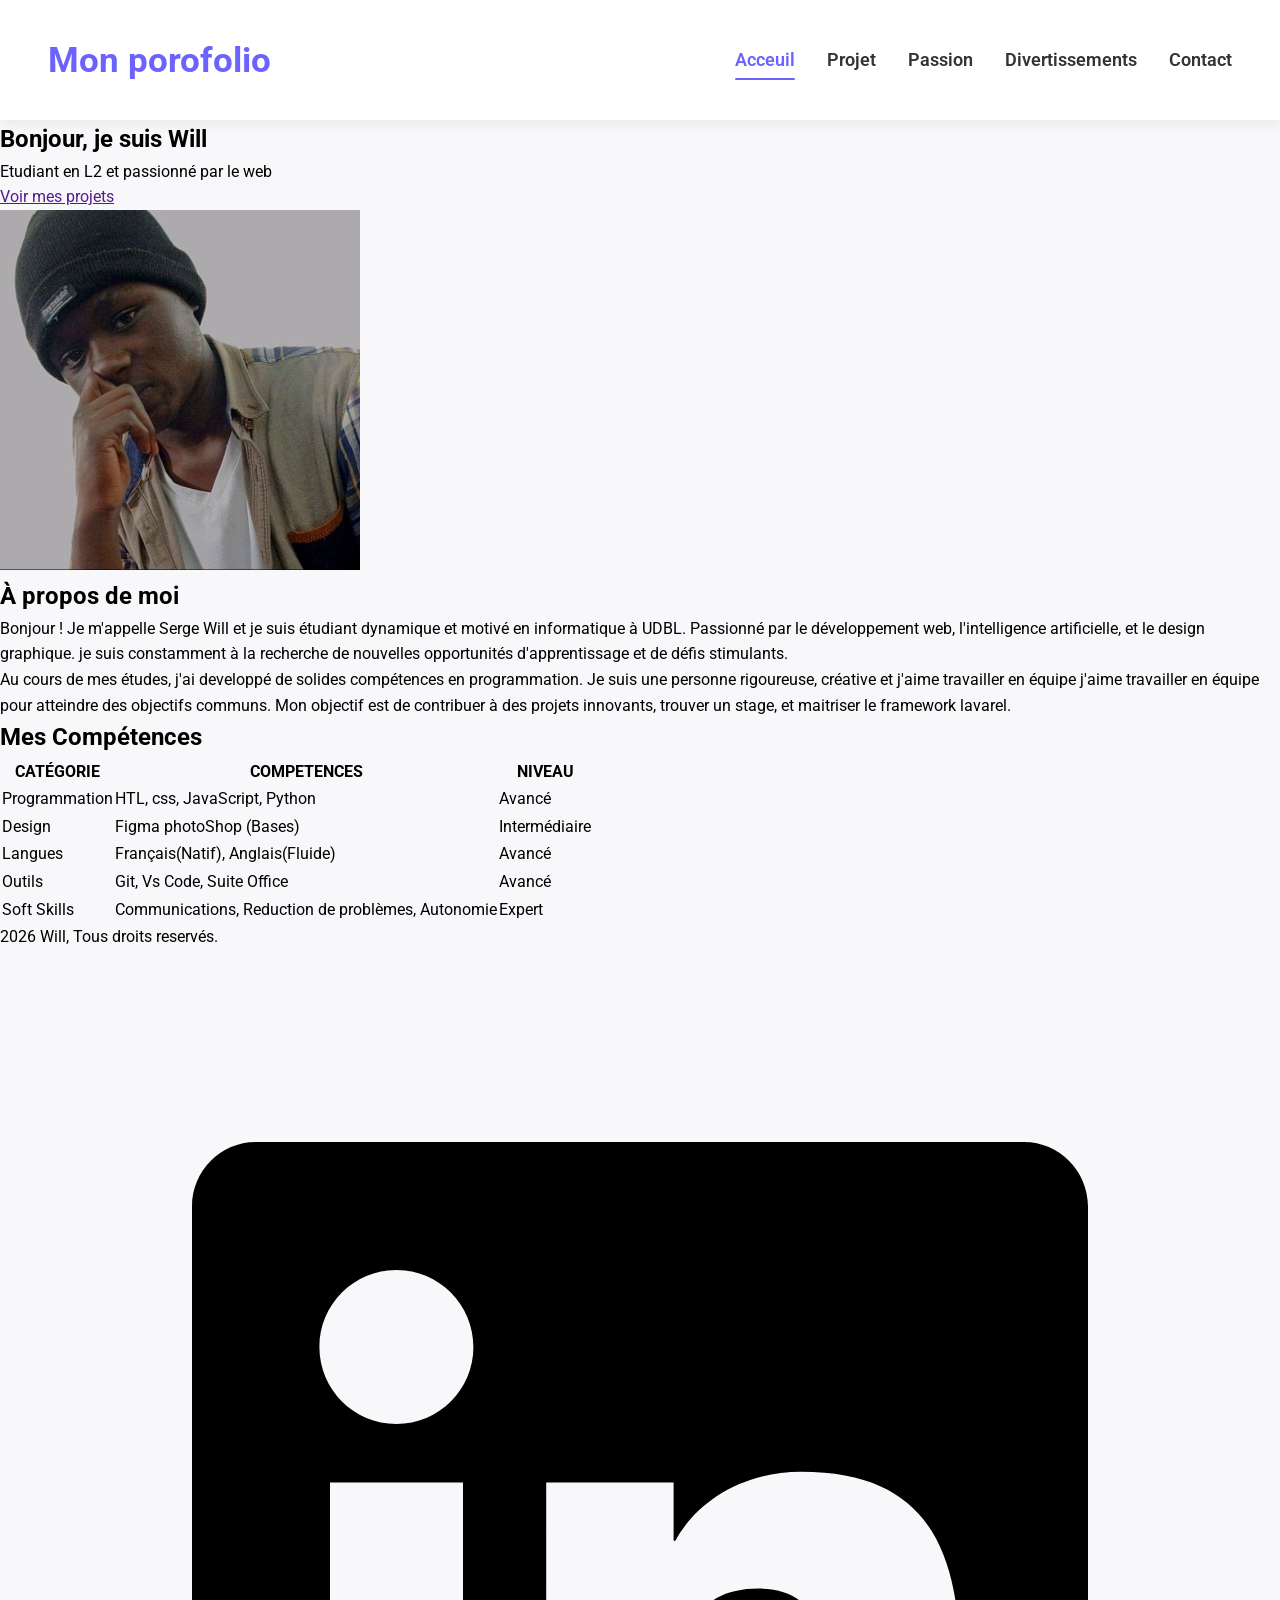
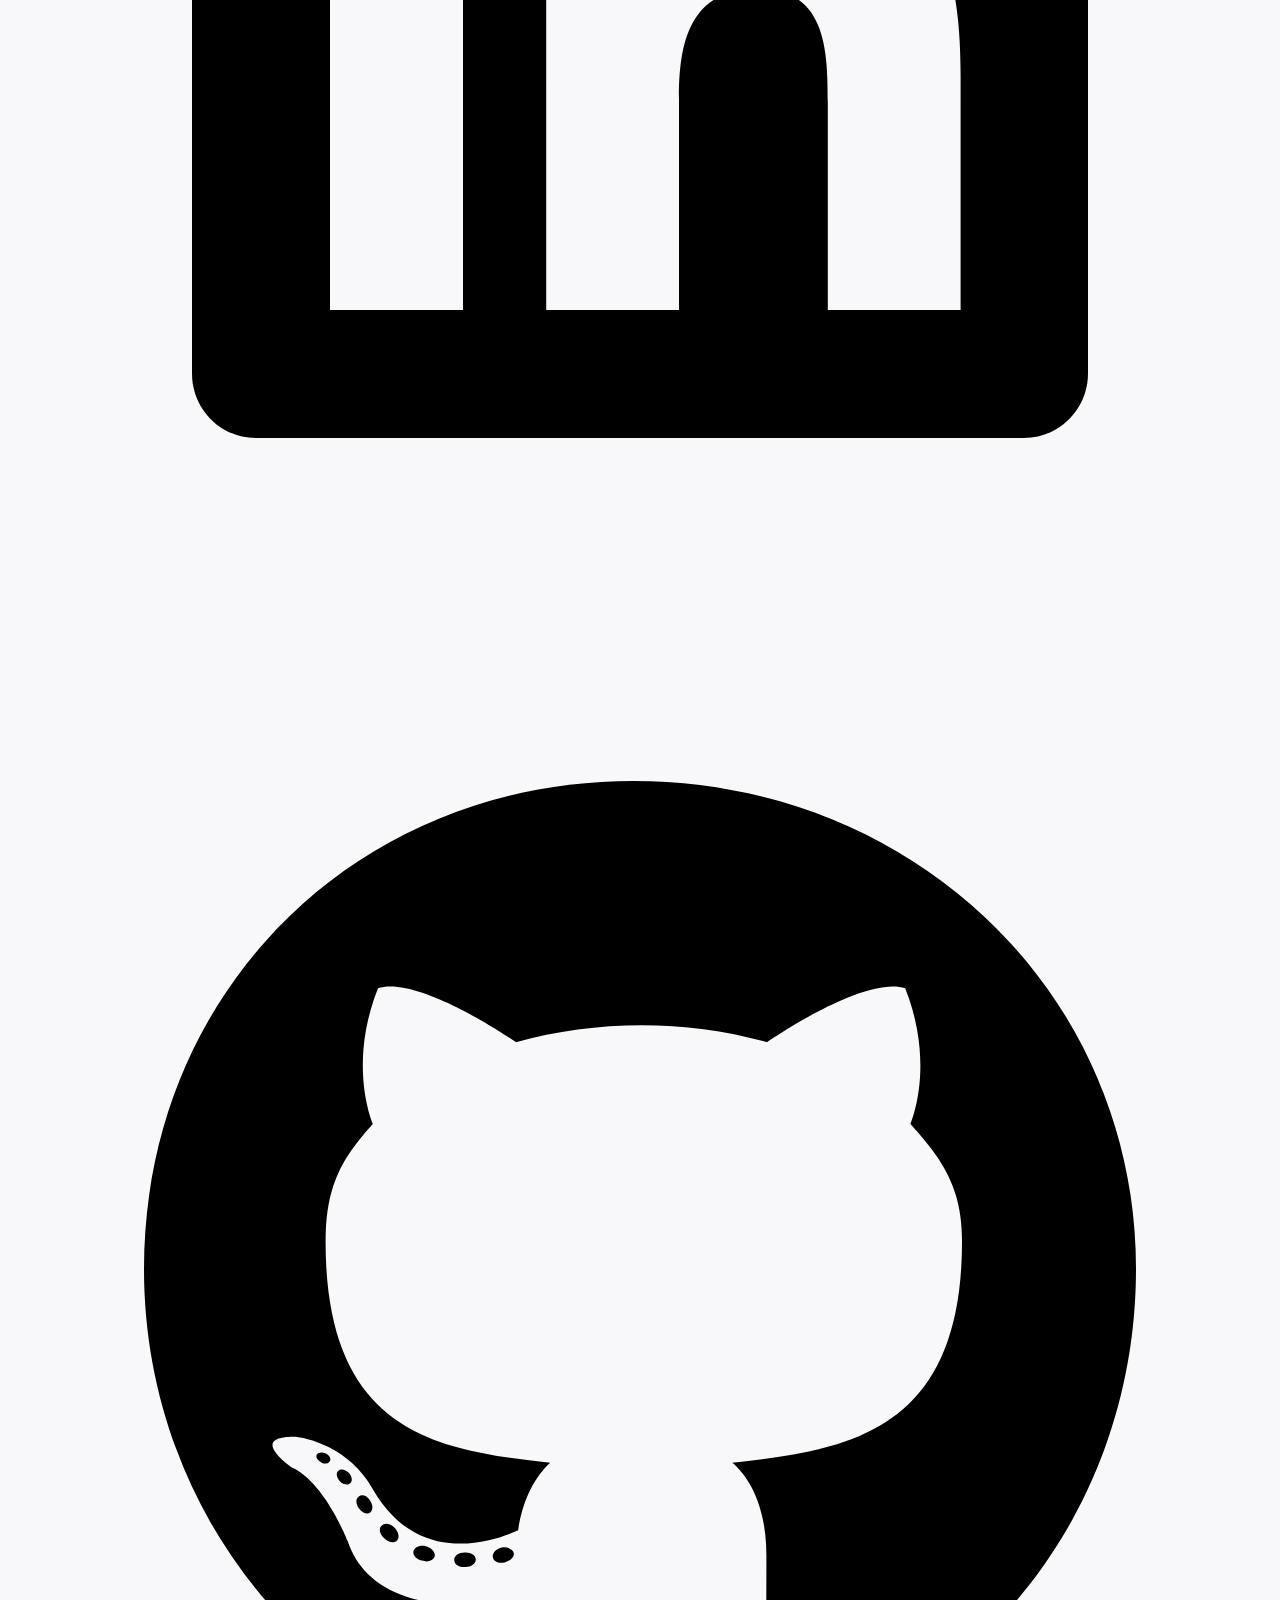
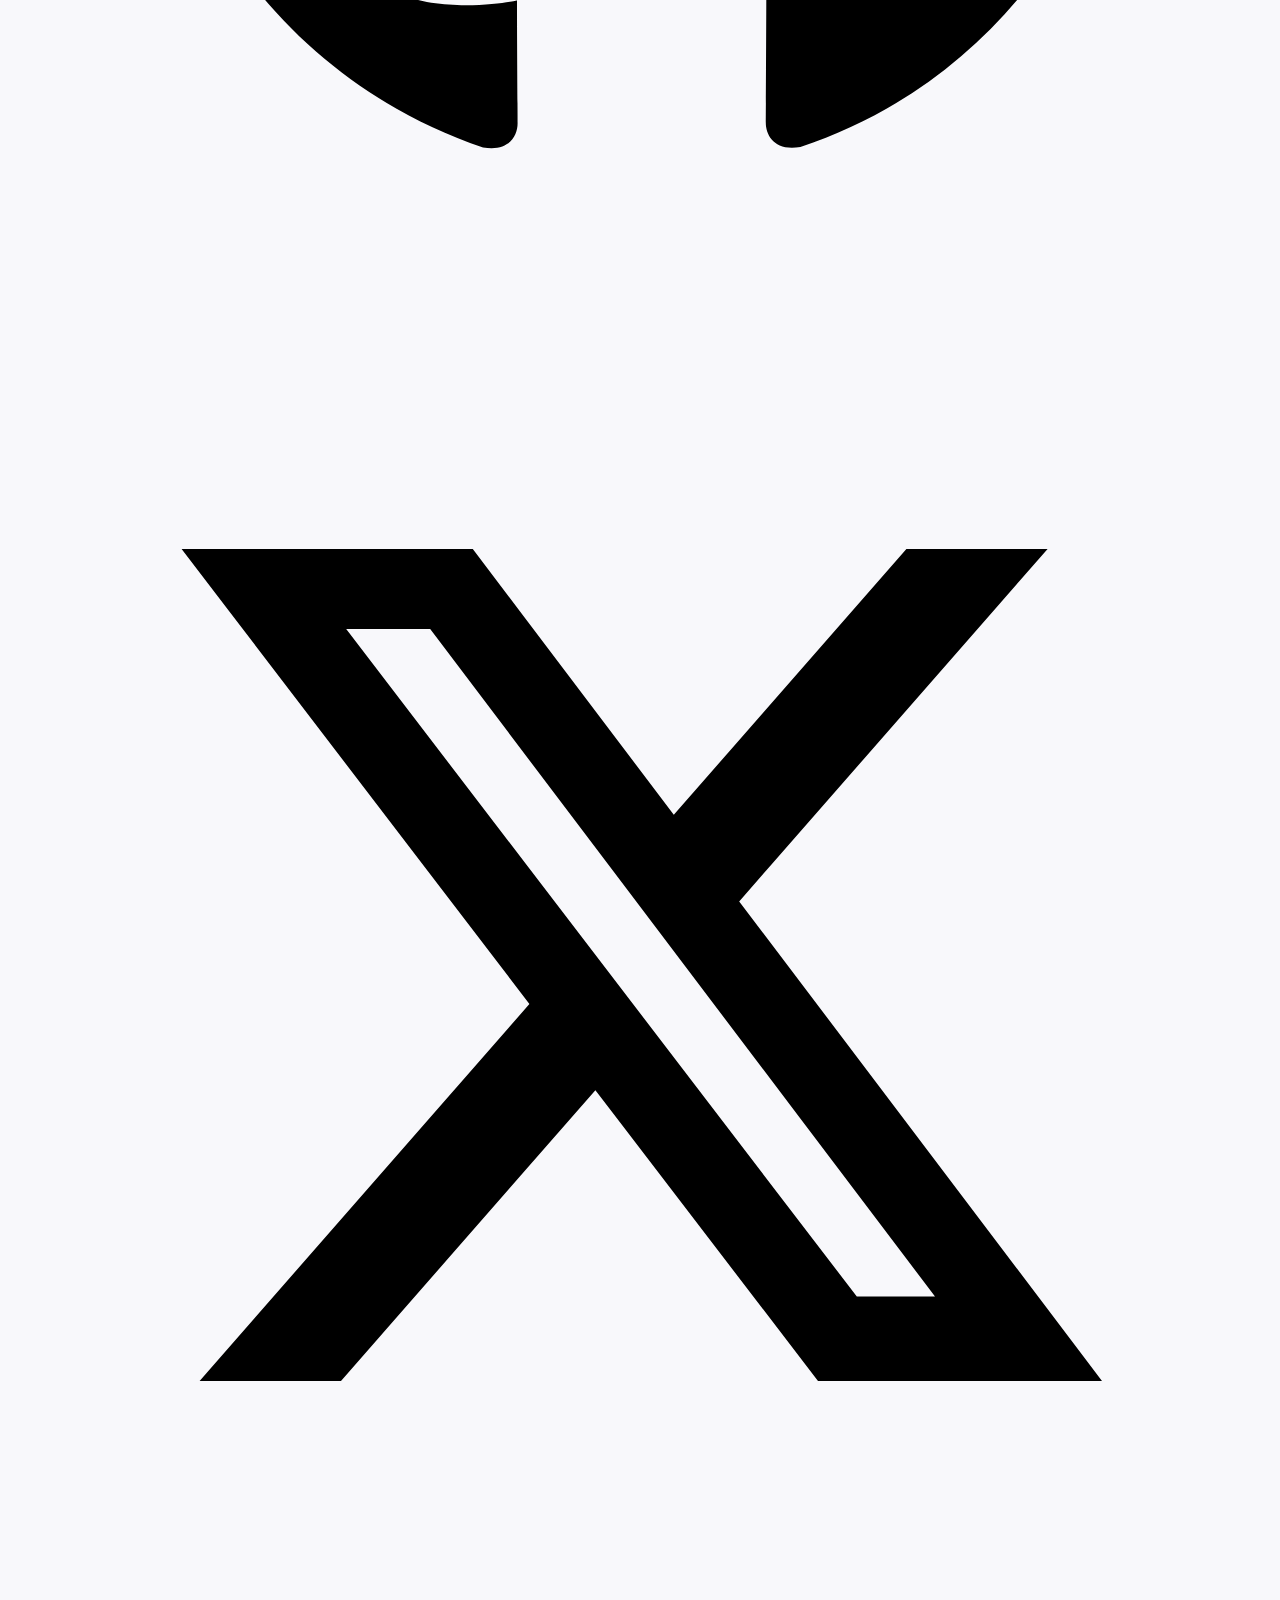
<file: index.html>
<!DOCTYPE html>
<html lang="en">
<head>
    <meta charset="UTF-8">
    <meta name="viewport" content="width=device-width, initial-scale=1.0">
    <title>Mon portofolio</title>
    <link rel="stylesheet" href="css/style.css">
    <link rel="preconnect" href="https://fonts.googleapis.com">
<link rel="preconnect" href="https://fonts.gstatic.com" crossorigin>
<link href="https://fonts.googleapis.com/css2?family=Roboto:ital,wght@0,100..900;1,100..900&display=swap" rel="stylesheet">
</head>
<body>
    <header>
       <div>
        <a href="">Mon porofolio</a>
       </div>
        <nav>
            <ul>
                <li ><a href="index.html" class="active">Acceuil</a></li>
                <li><a href="projet.html">Projet</a></li>
                <li><a href="passion.html">Passion</a></li>
                <li><a href="divertissement.html">Divertissements</a></li>
                <li><a href="contact.html">Contact</a></li>
            </ul>
        </nav>
    </header>
    <main>
        <section class="hero">
            <div class="grettings">
                <h1>Bonjour, je suis Will</h1>
                <p>Etudiant en L2 et passionné par le web</p>
                <a href="">Voir mes projets</a>
            </div>
            <div class="avatar">
                <img src="images/image.jpg" alt="Ma photo">
            </div>
        </section>
        <section class="about-me">
            <h2>À propos de moi</h2>
            <p>Bonjour ! Je m'appelle Serge Will et je suis étudiant dynamique et motivé en informatique à UDBL. Passionné par le développement web, l'intelligence artificielle, et le design graphique. je suis constamment à la recherche de nouvelles opportunités d'apprentissage et de défis stimulants.</p>
            <p>Au cours de mes études, j'ai developpé de solides compétences en programmation. Je suis une personne rigoureuse, créative et j'aime travailler en équipe j'aime travailler en équipe pour atteindre des objectifs communs. Mon objectif est de contribuer à des projets innovants, trouver un stage, et maitriser le framework lavarel.</p>
        </section>
        <section class="skills">
            <h2>Mes Compétences</h2>
            <table>
                <thead>
                    <tr>
                        <th>CATÉGORIE</th>
                        <th>COMPETENCES</th>
                        <th>NIVEAU</th>
                    </tr>
                </thead>
                <tbody>
                    <tr>
                        <td>Programmation</td>
                        <td>HTL, css, JavaScript, Python</td>
                        <td>Avancé</td>
                    </tr>
                    <tr>
                        <td>Design</td>
                        <td>Figma photoShop (Bases)</td>
                        <td>Intermédiaire</td>
                    </tr>
                    <tr>
                        <td>Langues</td>
                        <td>Français(Natif), Anglais(Fluide)</td>
                        <td>Avancé</td>
                    </tr>
                    <tr>
                        <td>Outils</td>
                        <td>Git, Vs Code, Suite Office</td>
                        <td>Avancé</td>
                    </tr>
                    <tr>
                        <td>Soft Skills</td>
                        <td>Communications, Reduction de problèmes, Autonomie</td>
                        <td>Expert</td>
                    </tr>
                </tbody>
            </table>

        </section>
    </main>
    <footer>
        <div><p>2026 Will, Tous droits reservés.</p></div>
        <div>
            <a href="#"><img src="icons/linkedin.svg" alt="Linkdin Icon"></a>
            <a href="#"><img src="icons/github.svg" alt="Github Icon"></a>
            <a href="#"><img src="icons/x.svg" alt="X Icon"></a>
        </div>
    </footer>
</body>
</html>
</file>
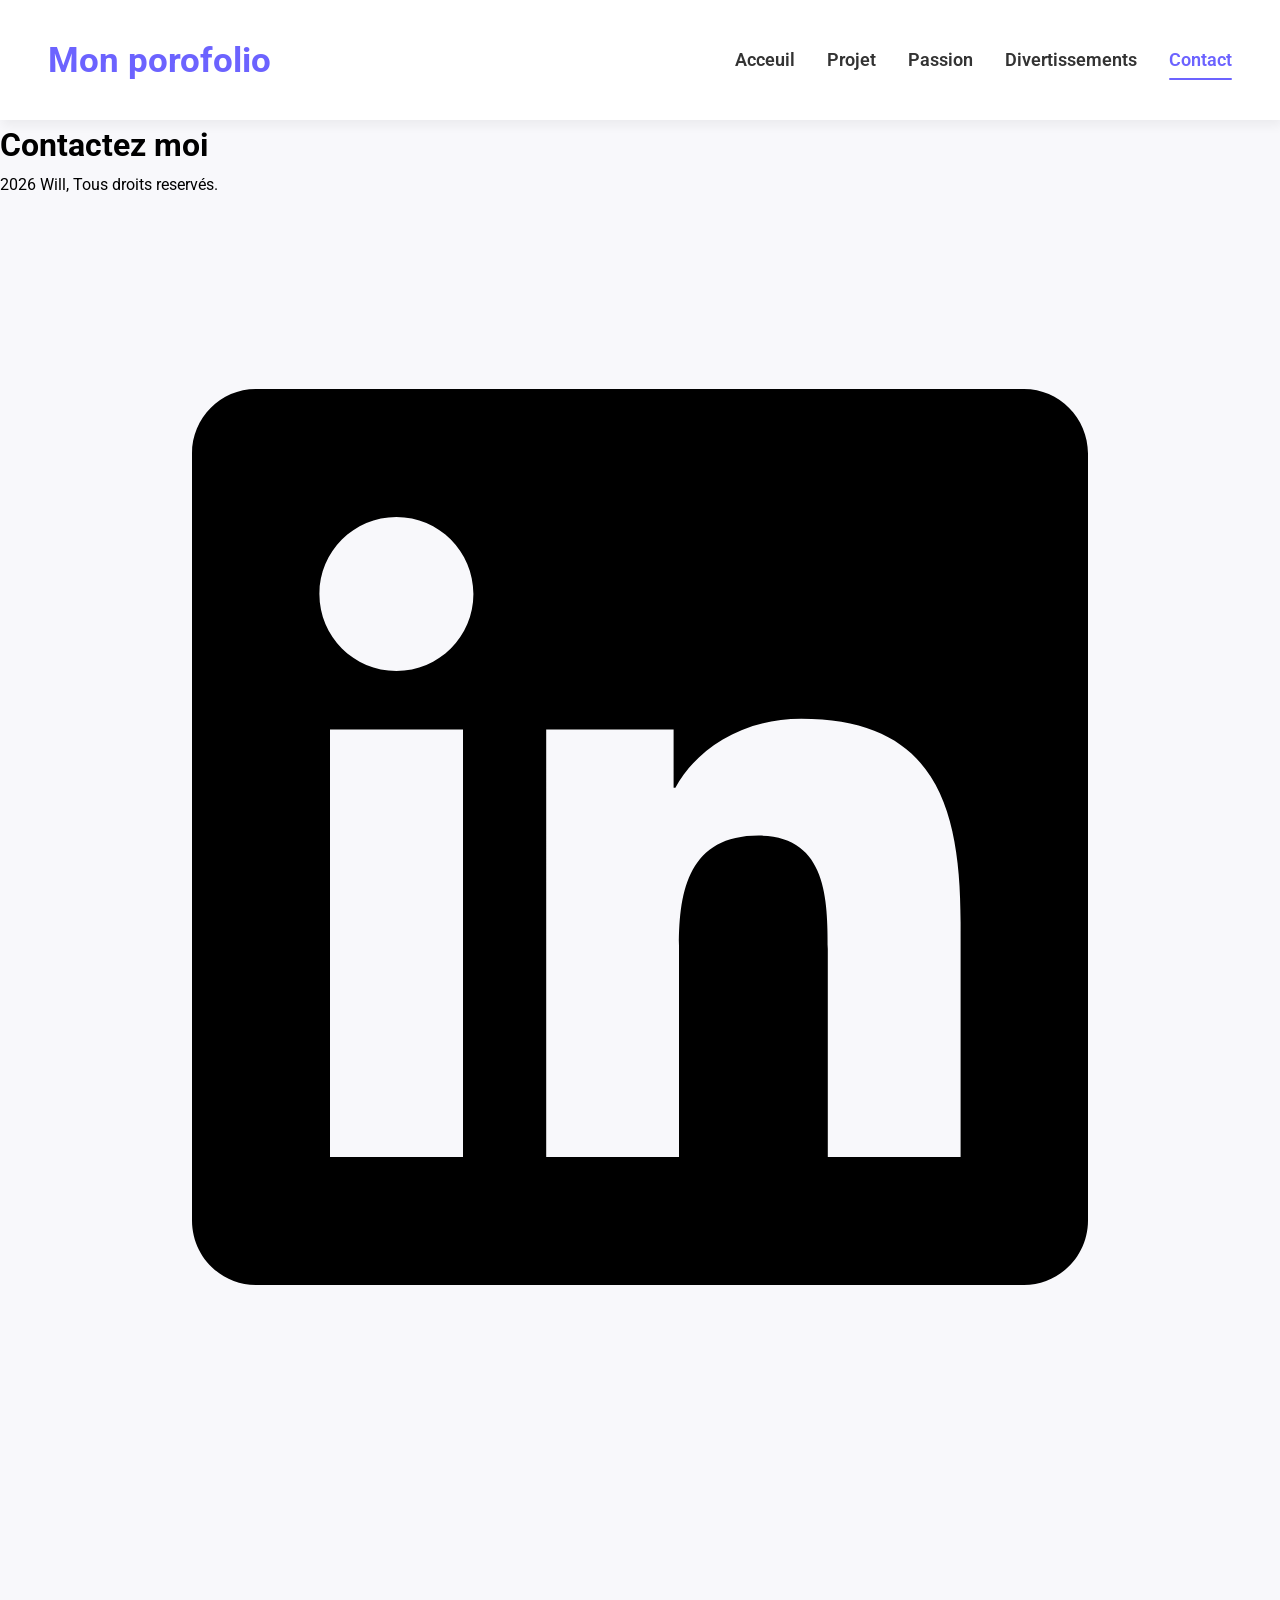
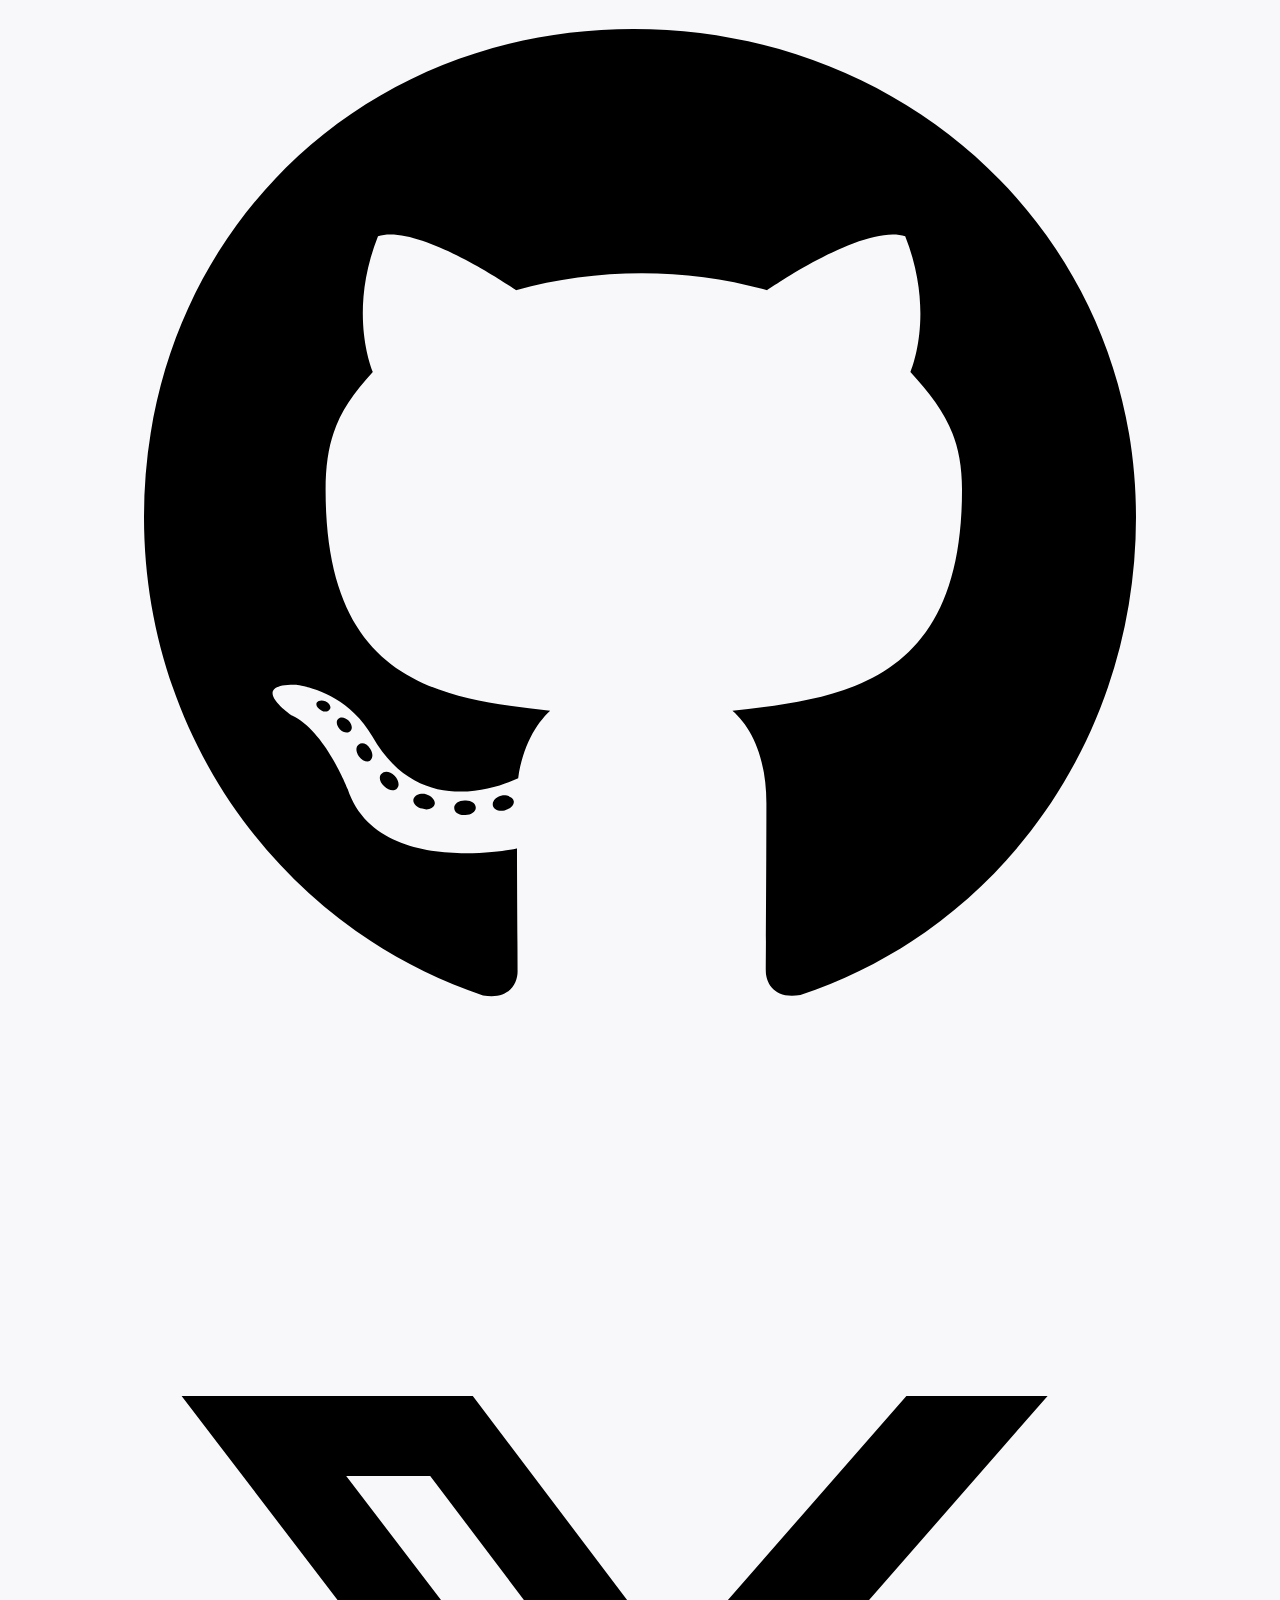
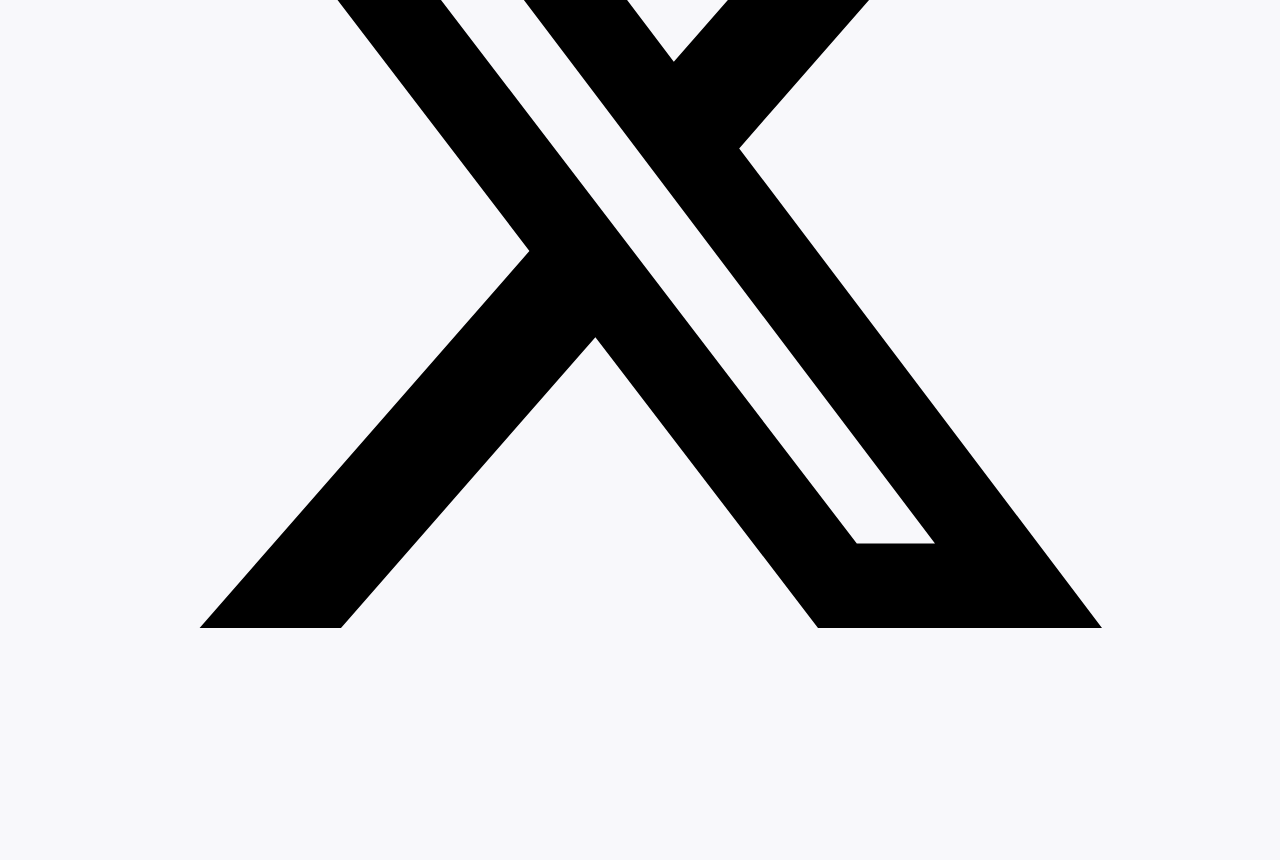
<file: contact.html>
<!DOCTYPE html>
<html lang="en">
<head>
    <meta charset="UTF-8">
    <meta name="viewport" content="width=device-width, initial-scale=1.0">
    <title>Mon portofolio</title>
    <link rel="stylesheet" href="css/style.css">
    <link rel="preconnect" href="https://fonts.googleapis.com">
<link rel="preconnect" href="https://fonts.gstatic.com" crossorigin>
<link href="https://fonts.googleapis.com/css2?family=Roboto:ital,wght@0,100..900;1,100..900&display=swap" rel="stylesheet">
</head>
<body>
    <header>
       <div>
        <a href="">Mon porofolio</a>
       </div>
        <nav>
            <ul>
                <li ><a href="index.html">Acceuil</a></li>
                <li><a href="projet.html">Projet</a></li>
                <li><a href="passion.html">Passion</a></li>
                <li><a href="divertissement.html">Divertissements</a></li>
                <li><a href="contact.html" class="active">Contact</a></li>
            </ul>
        </nav>
    </header>
    <main>
        <h1>Contactez moi</h1>
    </main>
    <footer>
        <div><p>2026 Will, Tous droits reservés.</p></div>
        <div>
            <a href="#"><img src="icons/linkedin.svg" alt="Linkdin Icon"></a>
            <a href="#"><img src="icons/github.svg" alt="Github Icon"></a>
            <a href="#"><img src="icons/x.svg" alt="X Icon"></a>
        </div>
    </footer>
</body>
</html>
</file>
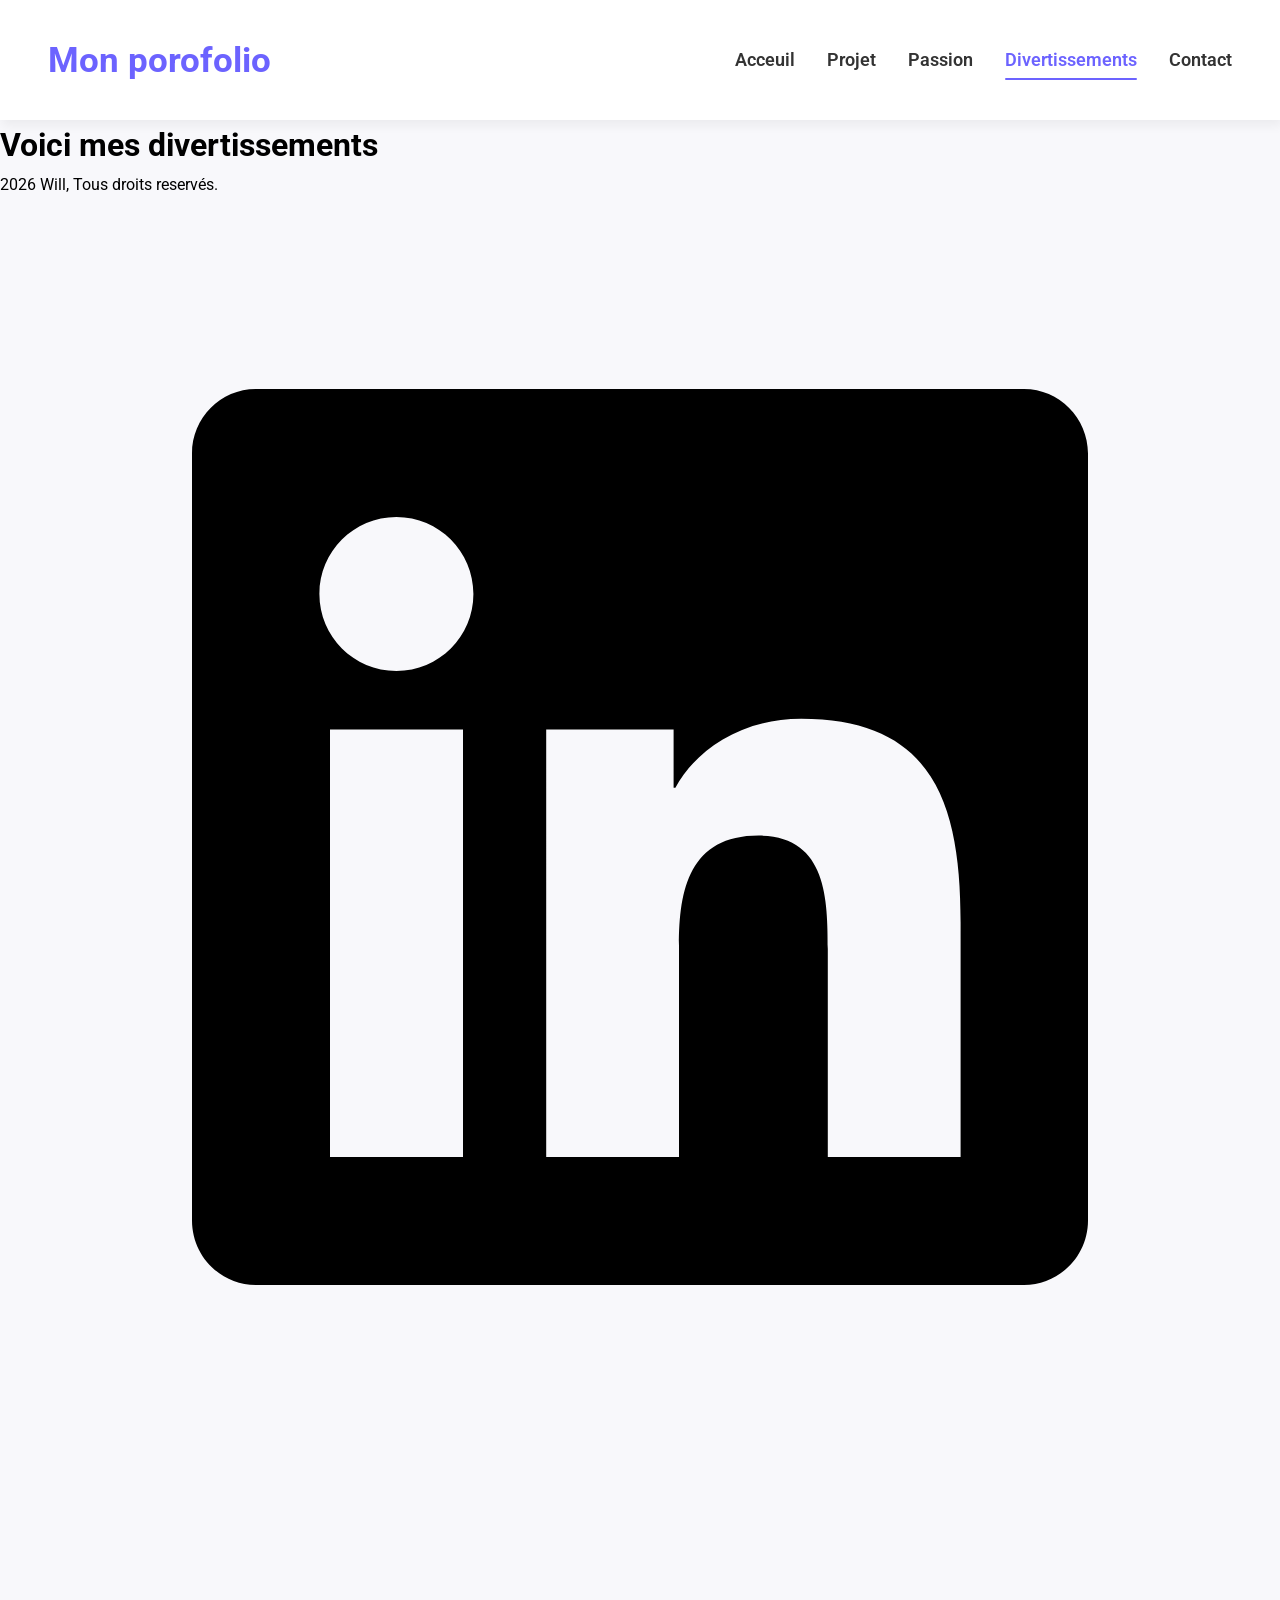
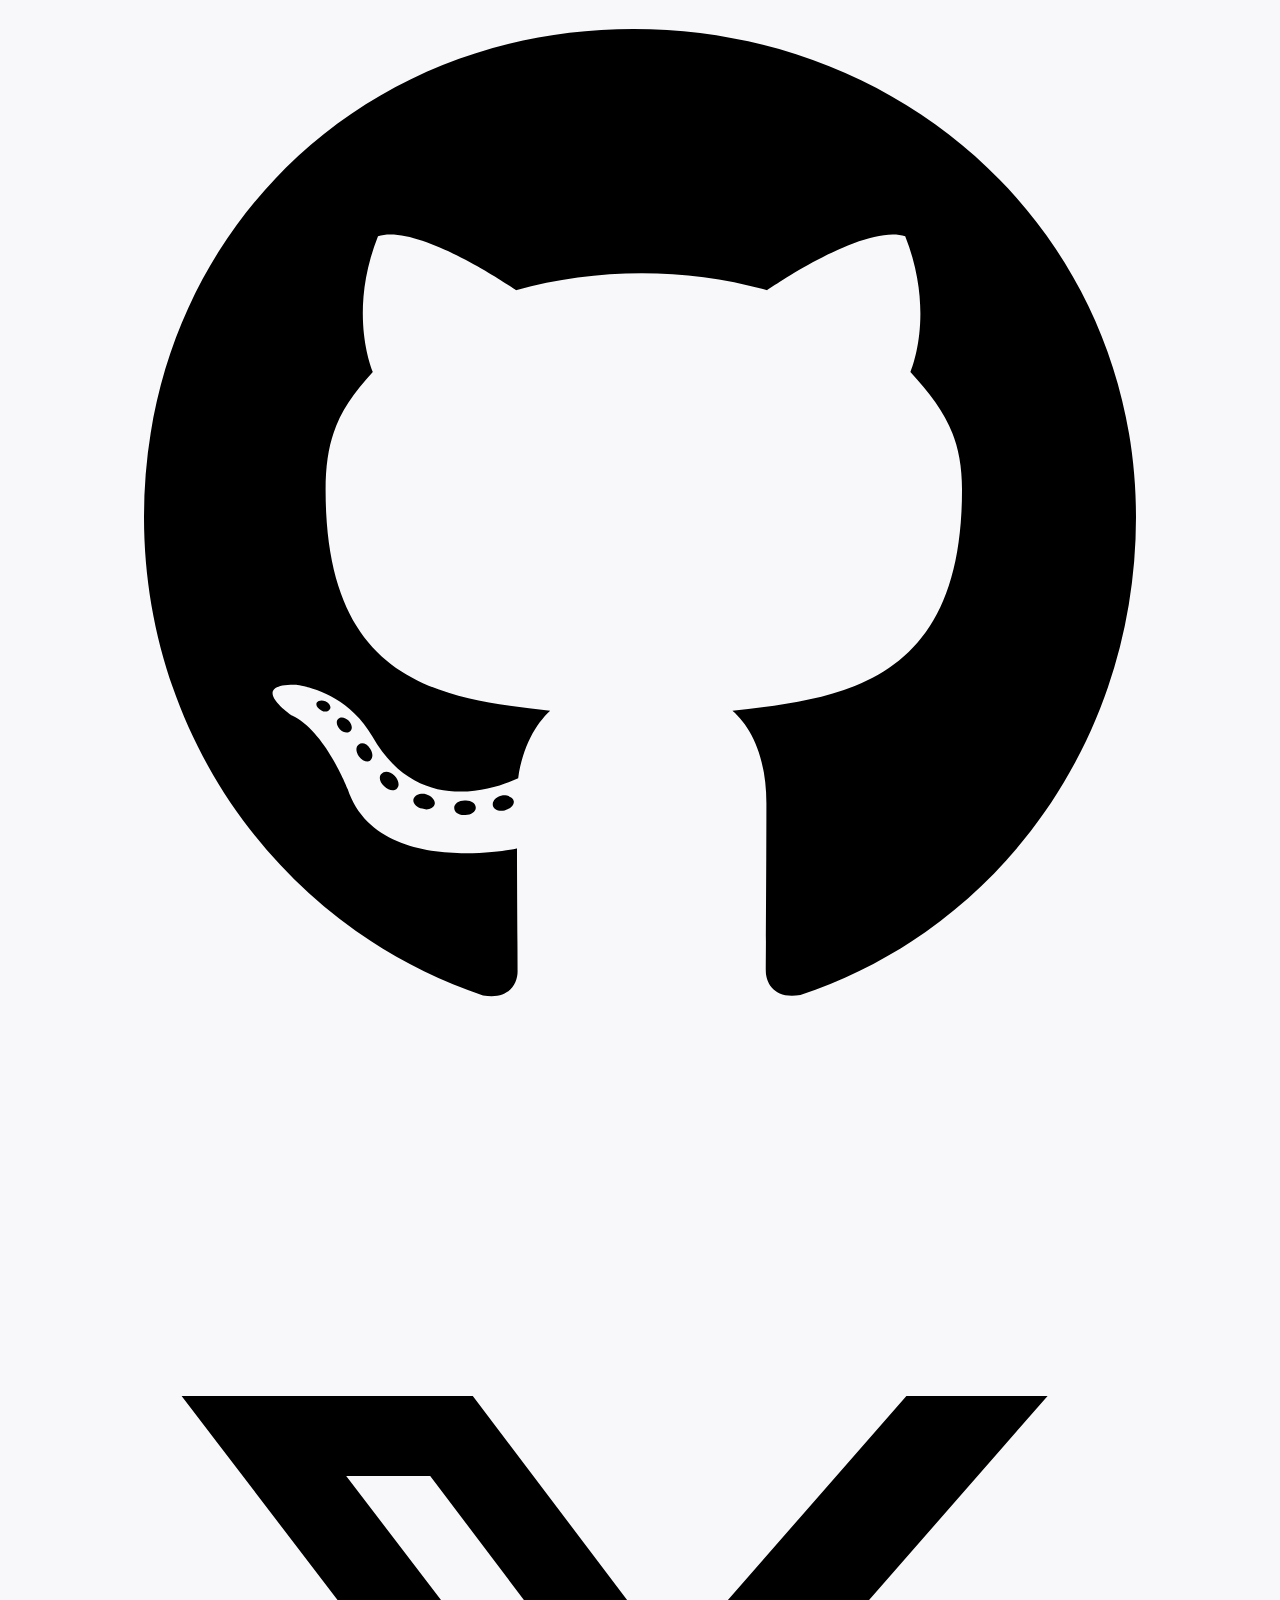
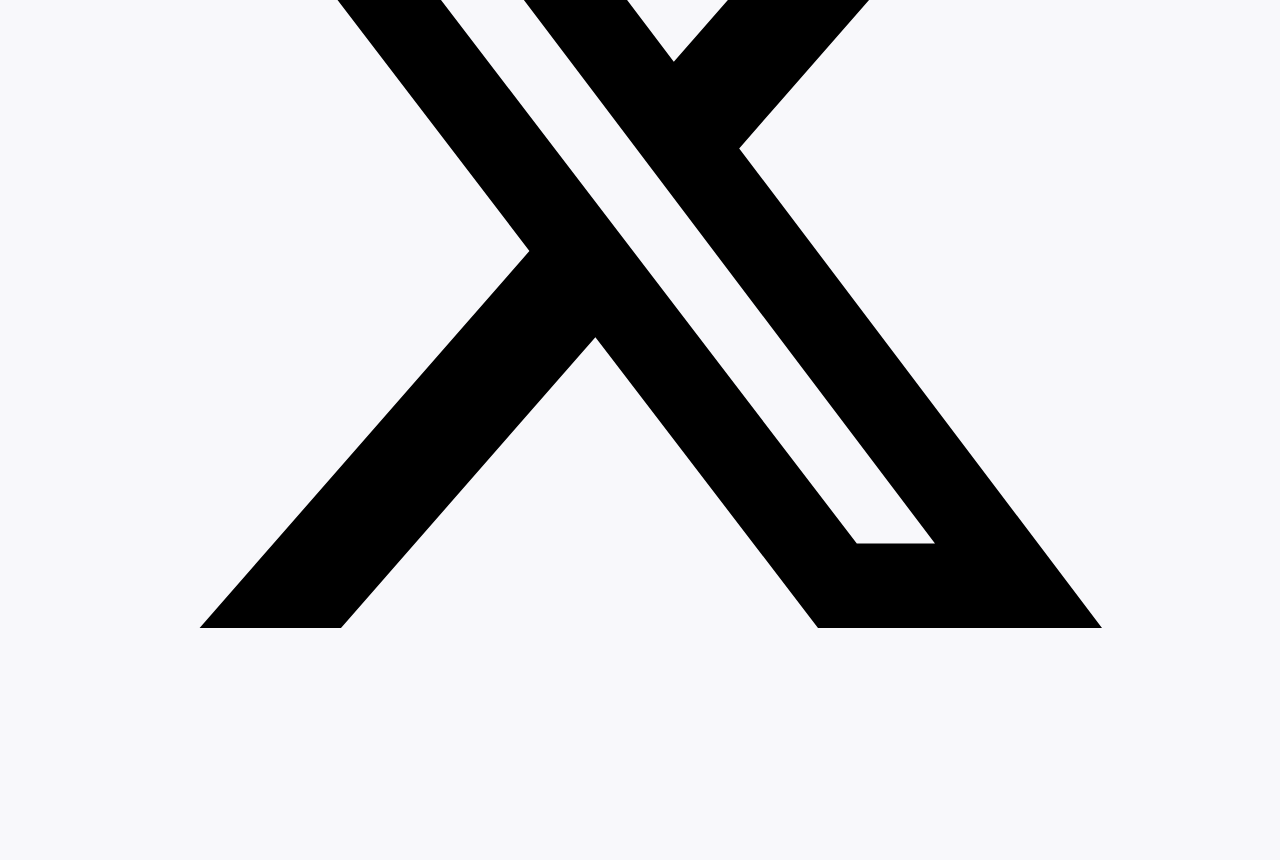
<file: divertissement.html>
<!DOCTYPE html>
<html lang="en">
<head>
    <meta charset="UTF-8">
    <meta name="viewport" content="width=device-width, initial-scale=1.0">
    <title>Mon portofolio</title>
    <link rel="stylesheet" href="css/style.css">
    <link rel="preconnect" href="https://fonts.googleapis.com">
<link rel="preconnect" href="https://fonts.gstatic.com" crossorigin>
<link href="https://fonts.googleapis.com/css2?family=Roboto:ital,wght@0,100..900;1,100..900&display=swap" rel="stylesheet">
</head>
<body>
    <header>
       <div>
        <a href="">Mon porofolio</a>
       </div>
        <nav>
            <ul>
                <li ><a href="index.html" >Acceuil</a></li>
                <li><a href="projet.html">Projet</a></li>
                <li><a href="passion.html">Passion</a></li>
                <li><a href="divertissement.html" class="active">Divertissements</a></li>
                <li><a href="contact.html">Contact</a></li>
            </ul>
        </nav>
    </header>
    <main>
        <h1>Voici mes divertissements</h1>
    </main>
    <footer>
        <div><p>2026 Will, Tous droits reservés.</p></div>
        <div>
            <a href="#"><img src="icons/linkedin.svg" alt="Linkdin Icon"></a>
            <a href="#"><img src="icons/github.svg" alt="Github Icon"></a>
            <a href="#"><img src="icons/x.svg" alt="X Icon"></a>
        </div>
    </footer>
</body>
</html>
</file>
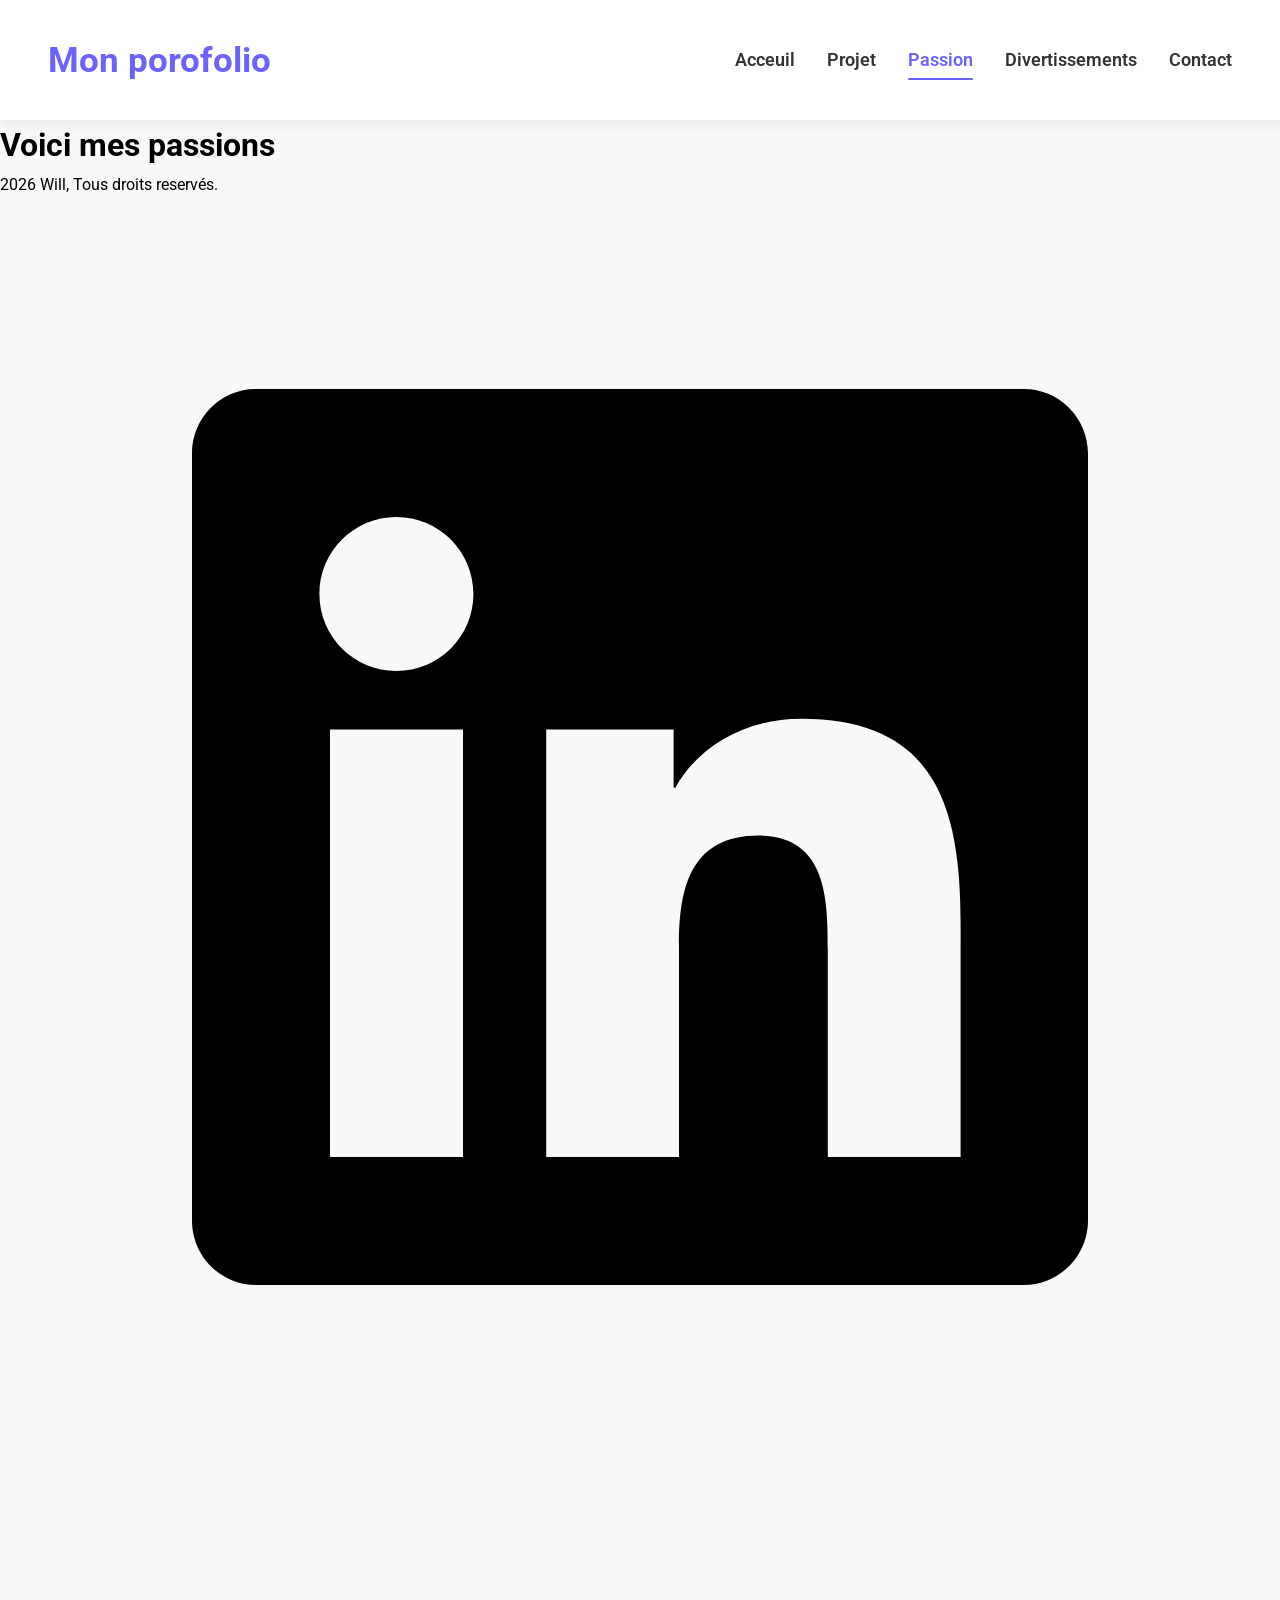
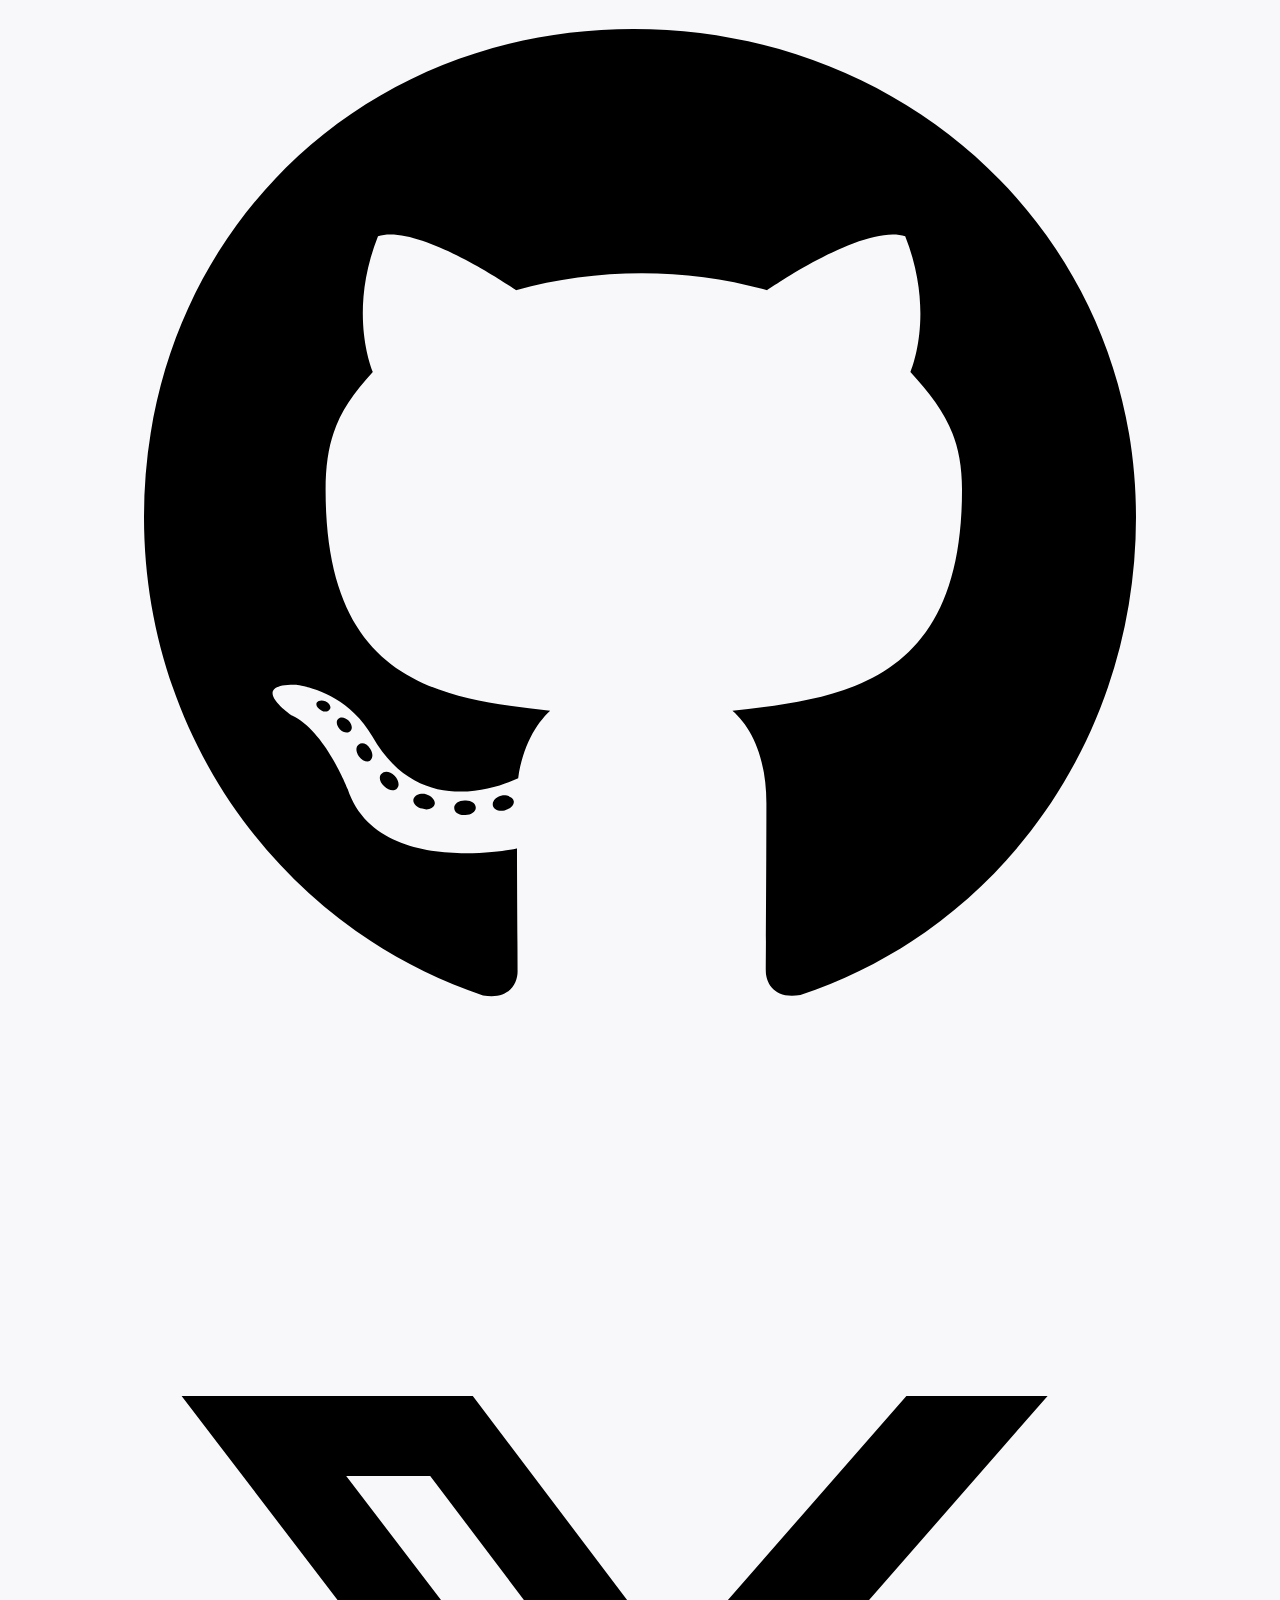
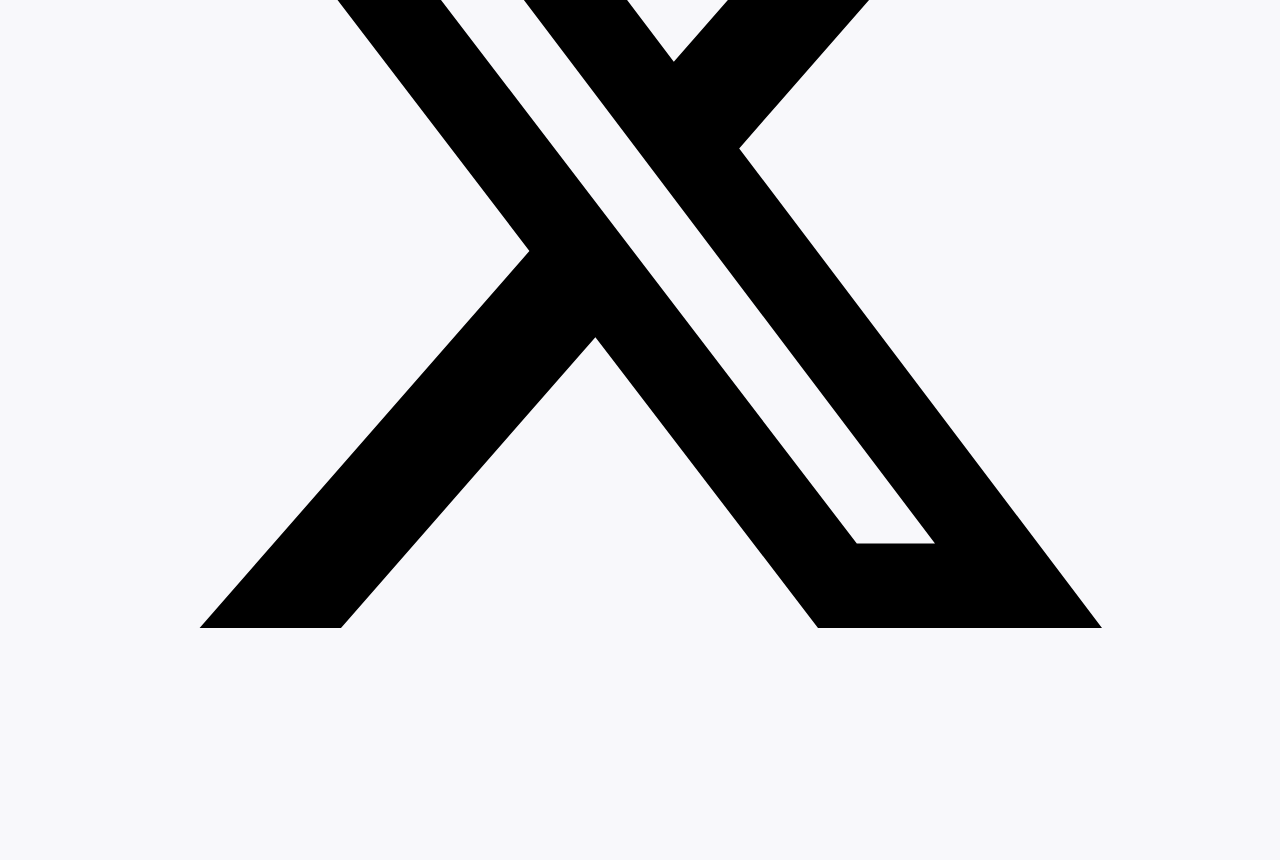
<file: passion.html>
<!DOCTYPE html>
<html lang="en">
<head>
    <meta charset="UTF-8">
    <meta name="viewport" content="width=device-width, initial-scale=1.0">
    <title>Mon portofolio</title>
    <link rel="stylesheet" href="css/style.css">
    <link rel="preconnect" href="https://fonts.googleapis.com">
<link rel="preconnect" href="https://fonts.gstatic.com" crossorigin>
<link href="https://fonts.googleapis.com/css2?family=Roboto:ital,wght@0,100..900;1,100..900&display=swap" rel="stylesheet">
</head>
<body>
    <header>
       <div>
        <a href="">Mon porofolio</a>
       </div>
        <nav>
            <ul>
                <li ><a href="index.html">Acceuil</a></li>
                <li><a href="projet.html">Projet</a></li>
                <li><a href="passion.html" class="active">Passion</a></li>
                <li><a href="divertissement.html">Divertissements</a></li>
                <li><a href="contact.html">Contact</a></li>
            </ul>
        </nav>
    </header>
    <main>
        <h1>Voici mes passions</h1>
    </main>
    <footer>
        <div><p>2026 Will, Tous droits reservés.</p></div>
        <div>
            <a href="#"><img src="icons/linkedin.svg" alt="Linkdin Icon"></a>
            <a href="#"><img src="icons/github.svg" alt="Github Icon"></a>
            <a href="#"><img src="icons/x.svg" alt="X Icon"></a>
        </div>
    </footer>
</body>
</html>
</file>
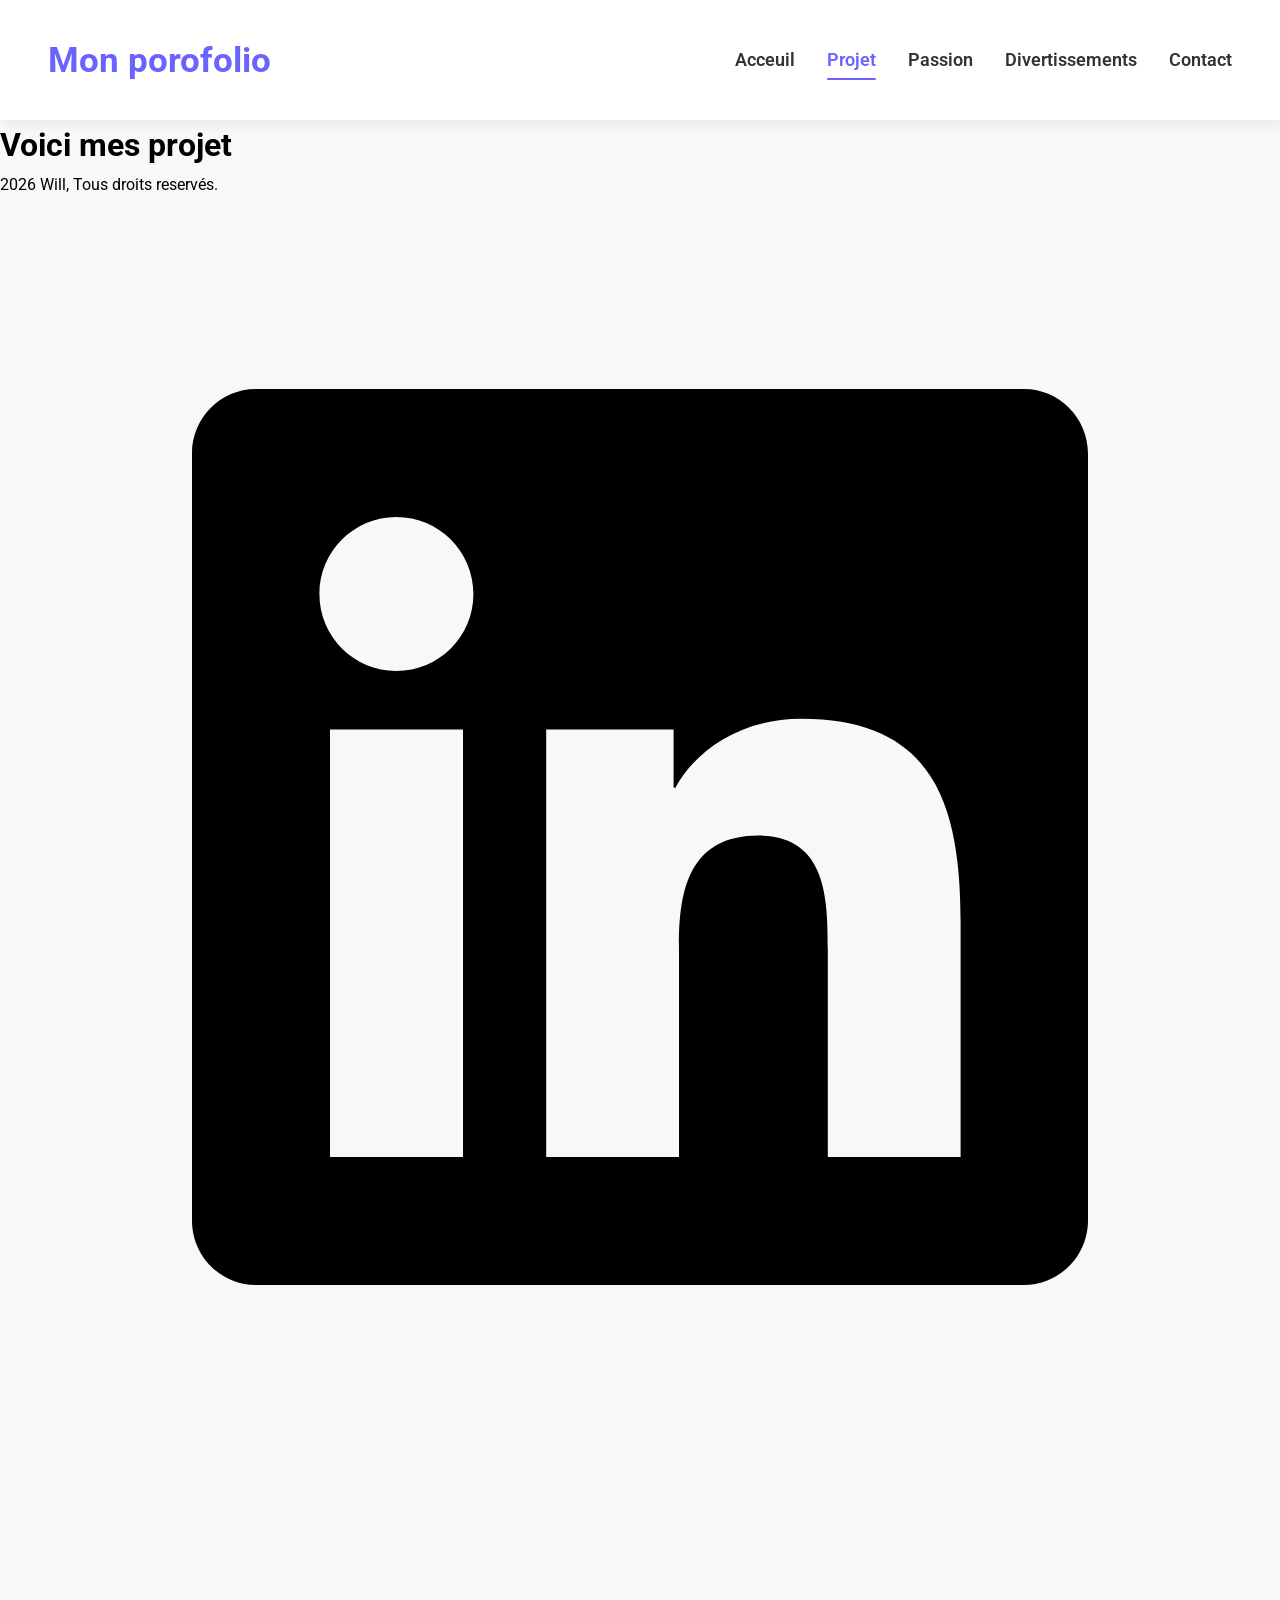
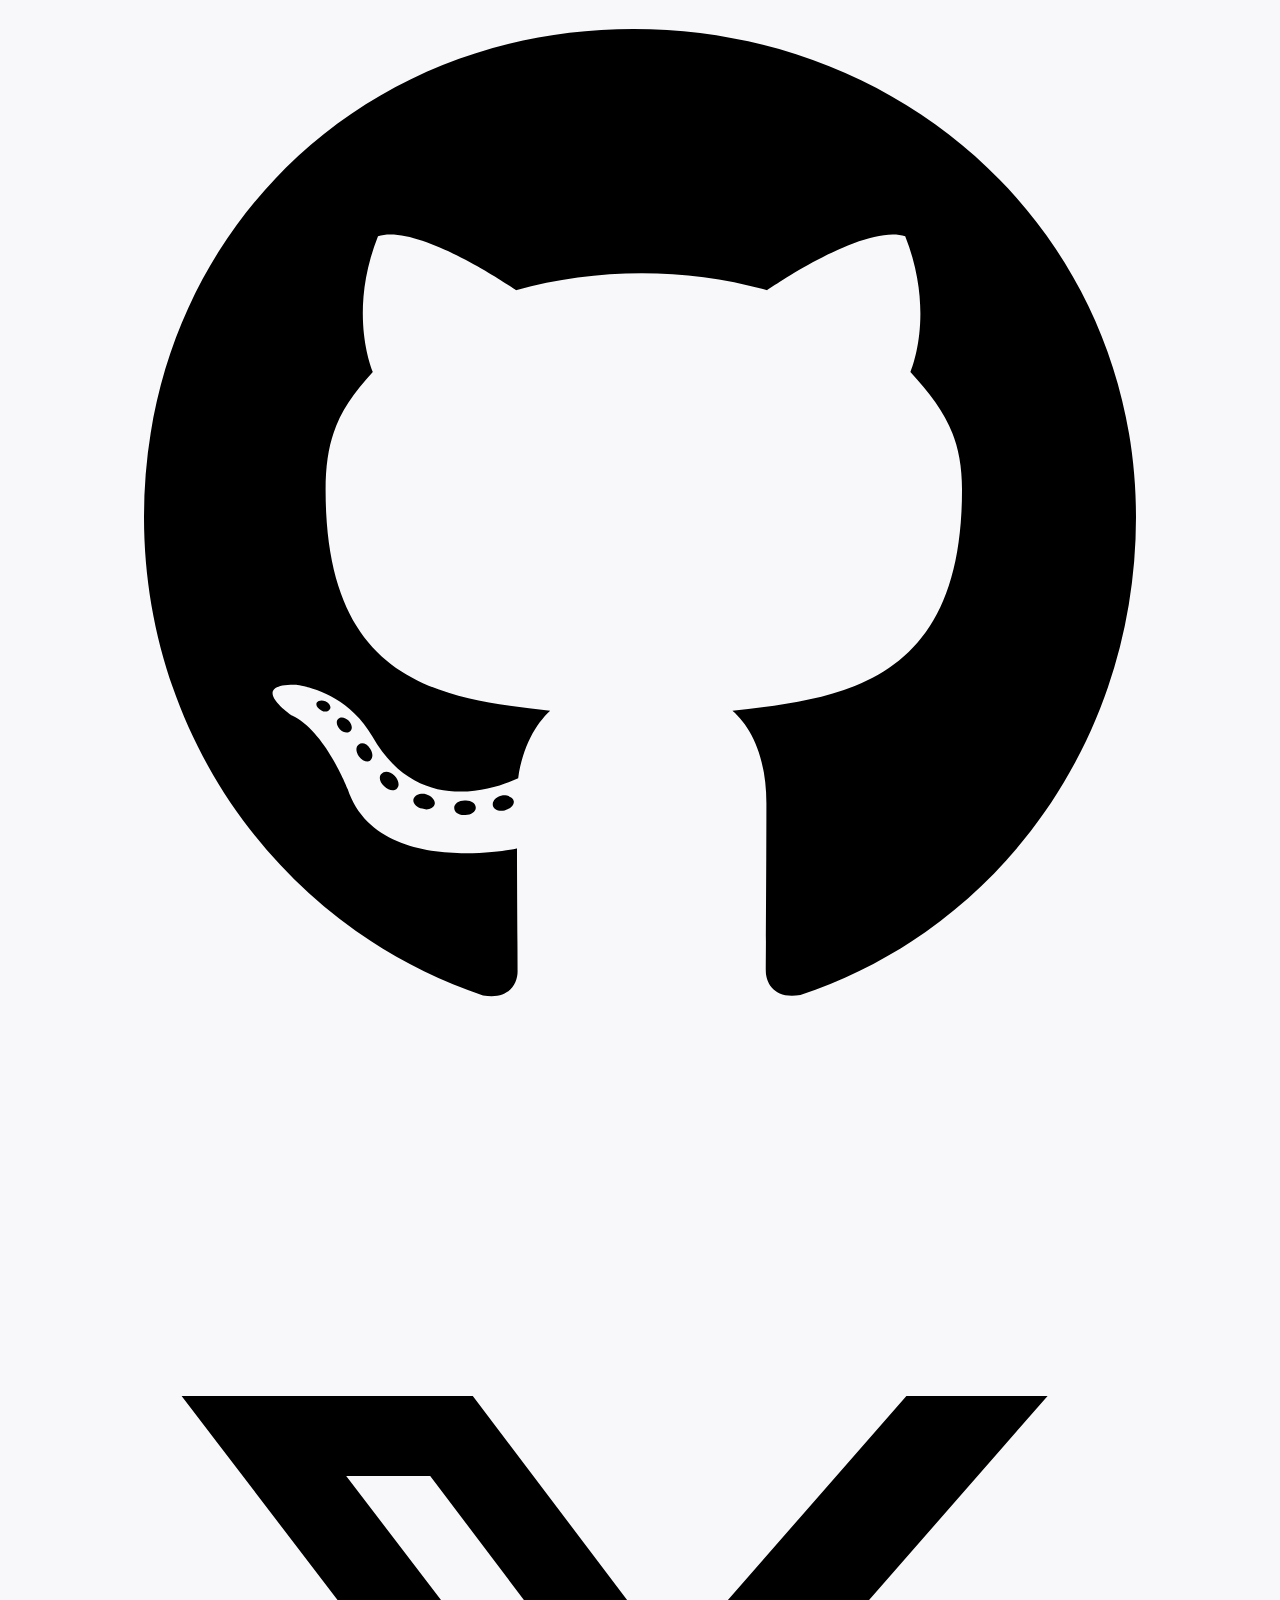
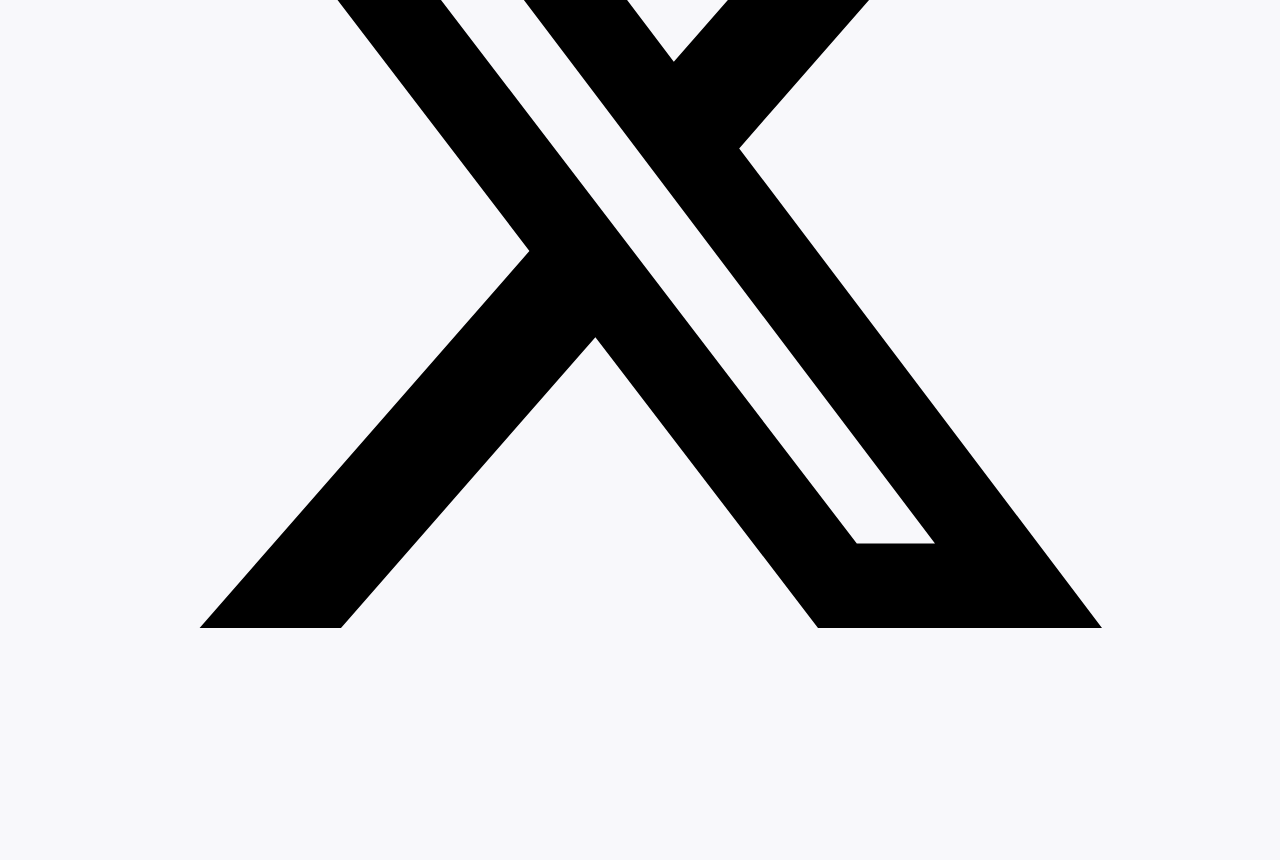
<file: projet.html>
<!DOCTYPE html>
<html lang="en">
<head>
    <meta charset="UTF-8">
    <meta name="viewport" content="width=device-width, initial-scale=1.0">
    <title>Mon portofolio</title>
    <link rel="stylesheet" href="css/style.css">
    <link rel="preconnect" href="https://fonts.googleapis.com">
<link rel="preconnect" href="https://fonts.gstatic.com" crossorigin>
<link href="https://fonts.googleapis.com/css2?family=Roboto:ital,wght@0,100..900;1,100..900&display=swap" rel="stylesheet">
</head>
<body>
    <header>
       <div>
        <a href="">Mon porofolio</a>
       </div>
        <nav>
            <ul>
                <li ><a href="index.html" >Acceuil</a></li>
                <li><a href="projet.html" class="active">Projet</a></li>
                <li><a href="passion.html">Passion</a></li>
                <li><a href="divertissement.html">Divertissements</a></li>
                <li><a href="contact.html">Contact</a></li>
            </ul>
        </nav>
    </header>
    <main>
        <h1>Voici mes projet</h1>
    </main>
    <footer>
        <div><p>2026 Will, Tous droits reservés.</p></div>
        <div>
            <a href="#"><img src="icons/linkedin.svg" alt="Linkdin Icon"></a>
            <a href="#"><img src="icons/github.svg" alt="Github Icon"></a>
            <a href="#"><img src="icons/x.svg" alt="X Icon"></a>
        </div>
    </footer>
</body>
</html>
</file>
<file: css/style.css>
:root {
    
    --violet-doux: #6C63FF;
    --violet-fonce: #534EDO;
    --orange-vif: #FFA726;
    --gris-tres-fonce: #333;
    --gris-tres-clair: #f8f8fb;
    --gris-clair: #eee;

}

* {
    margin: 0;
    padding: 0;
    box-sizing: border-box;
}

body{
    background-color: var(--gris-tres-clair);
    font-family: Roboto, sans-serif;
    line-height: 1.6;
}

header {
    background-color: white;
    box-shadow: 2px 6px 10px rgba(0, 0, 0, 0.05);
    position: sticky;
    top: 0;
    z-index: 100;
    display: flex;
    justify-content: space-between;
    align-items: center;
    padding: 2rem 3rem;
}

header div a {
    text-decoration: none;
    font-size: 2.2rem;
    font-weight: bold;
    color: var(--violet-doux);
}

nav ul {
    list-style: none;
    text-decoration: none;
    display: flex;
    gap: 2rem;
}

ul li a {
    text-decoration: none;
    color: var(--gris-tres-fonce);
    font-size: 1.1rem;
    font-weight: 600;
    position: relative;
    padding: 10px 0;
}
ul li a:hover {
    color: var(--violet-doux);
}

ul li a::after {
    content: '';
    border-radius: 5px;
    position: absolute;
    background-color: var(--violet-doux);
    left: 0;
    bottom: 0;
    width: 0%;
    height: 2.5px;
    transition: width 0.3s ease;
}

ul li a:hover::after {
    width: 100%;  
}

a.active {
    color: var(--violet-doux);
}
a.active::after {
    width: 100%;  
}
</file>
